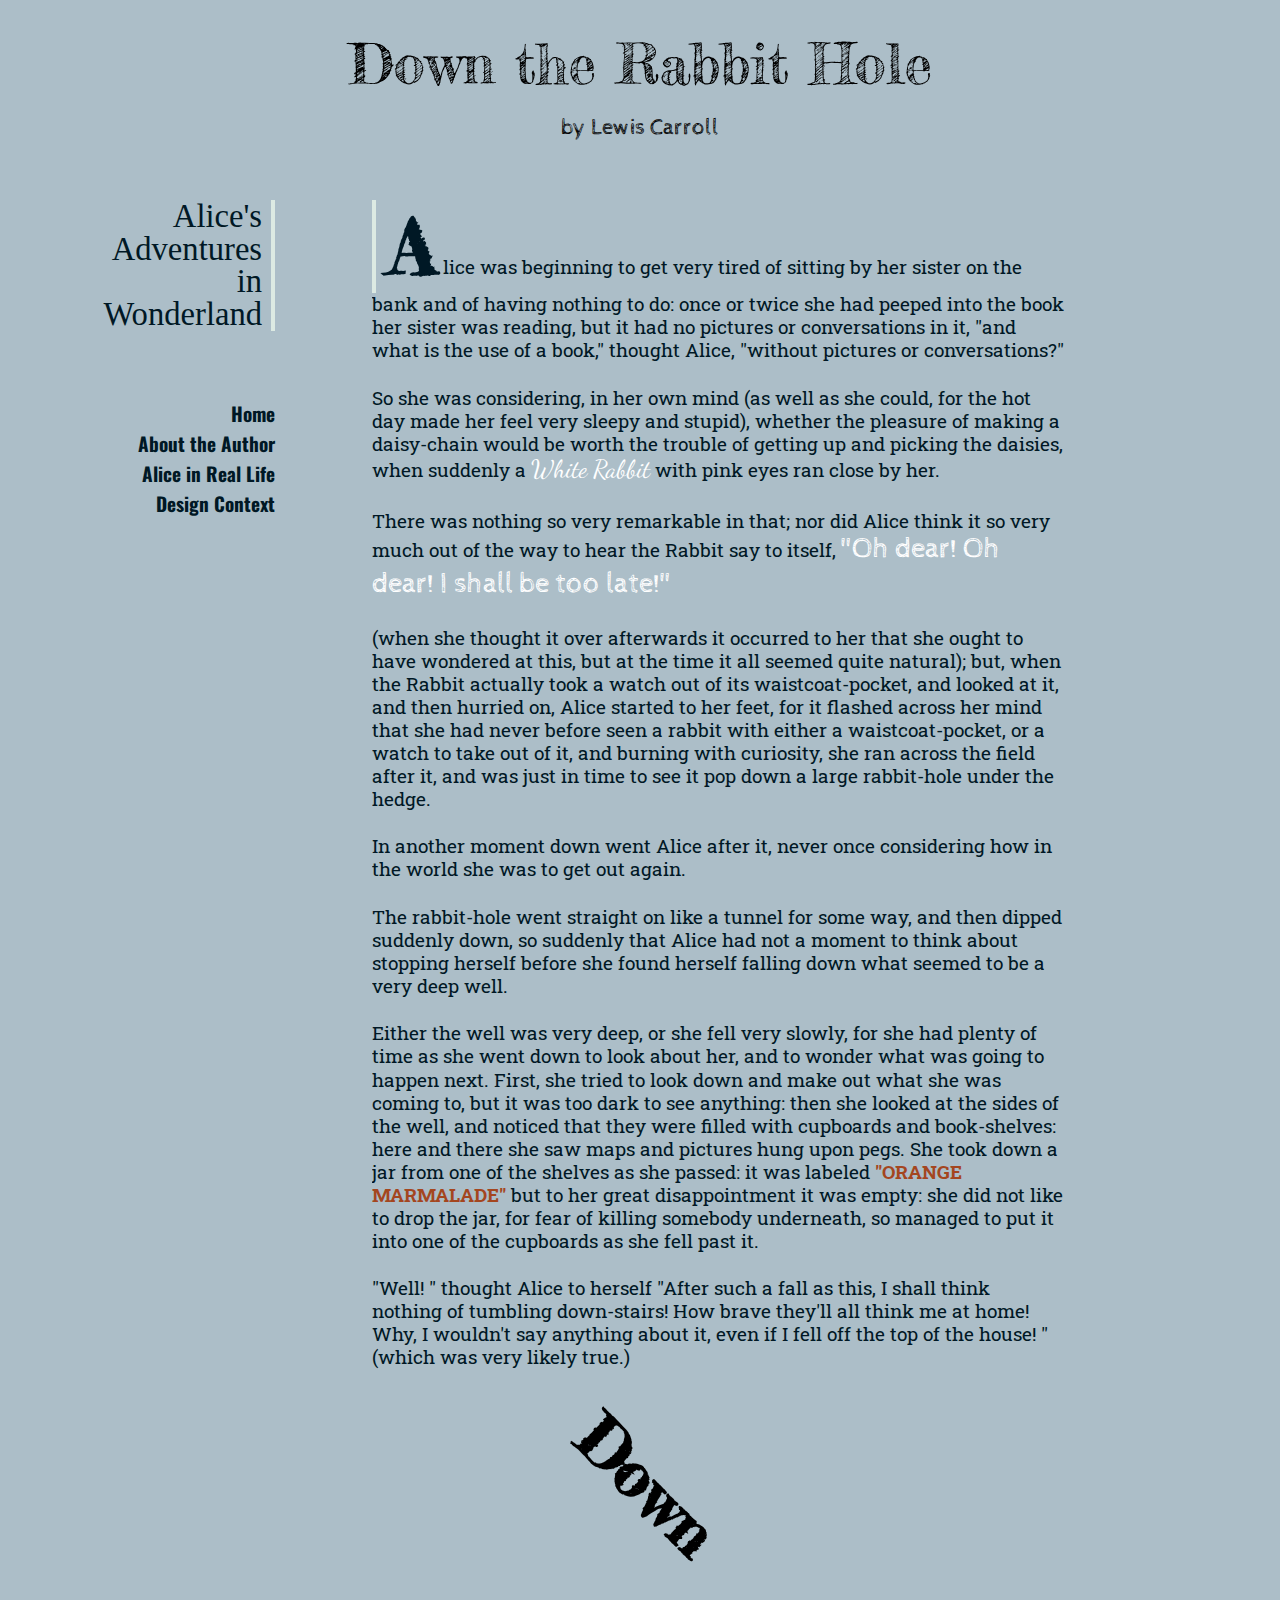
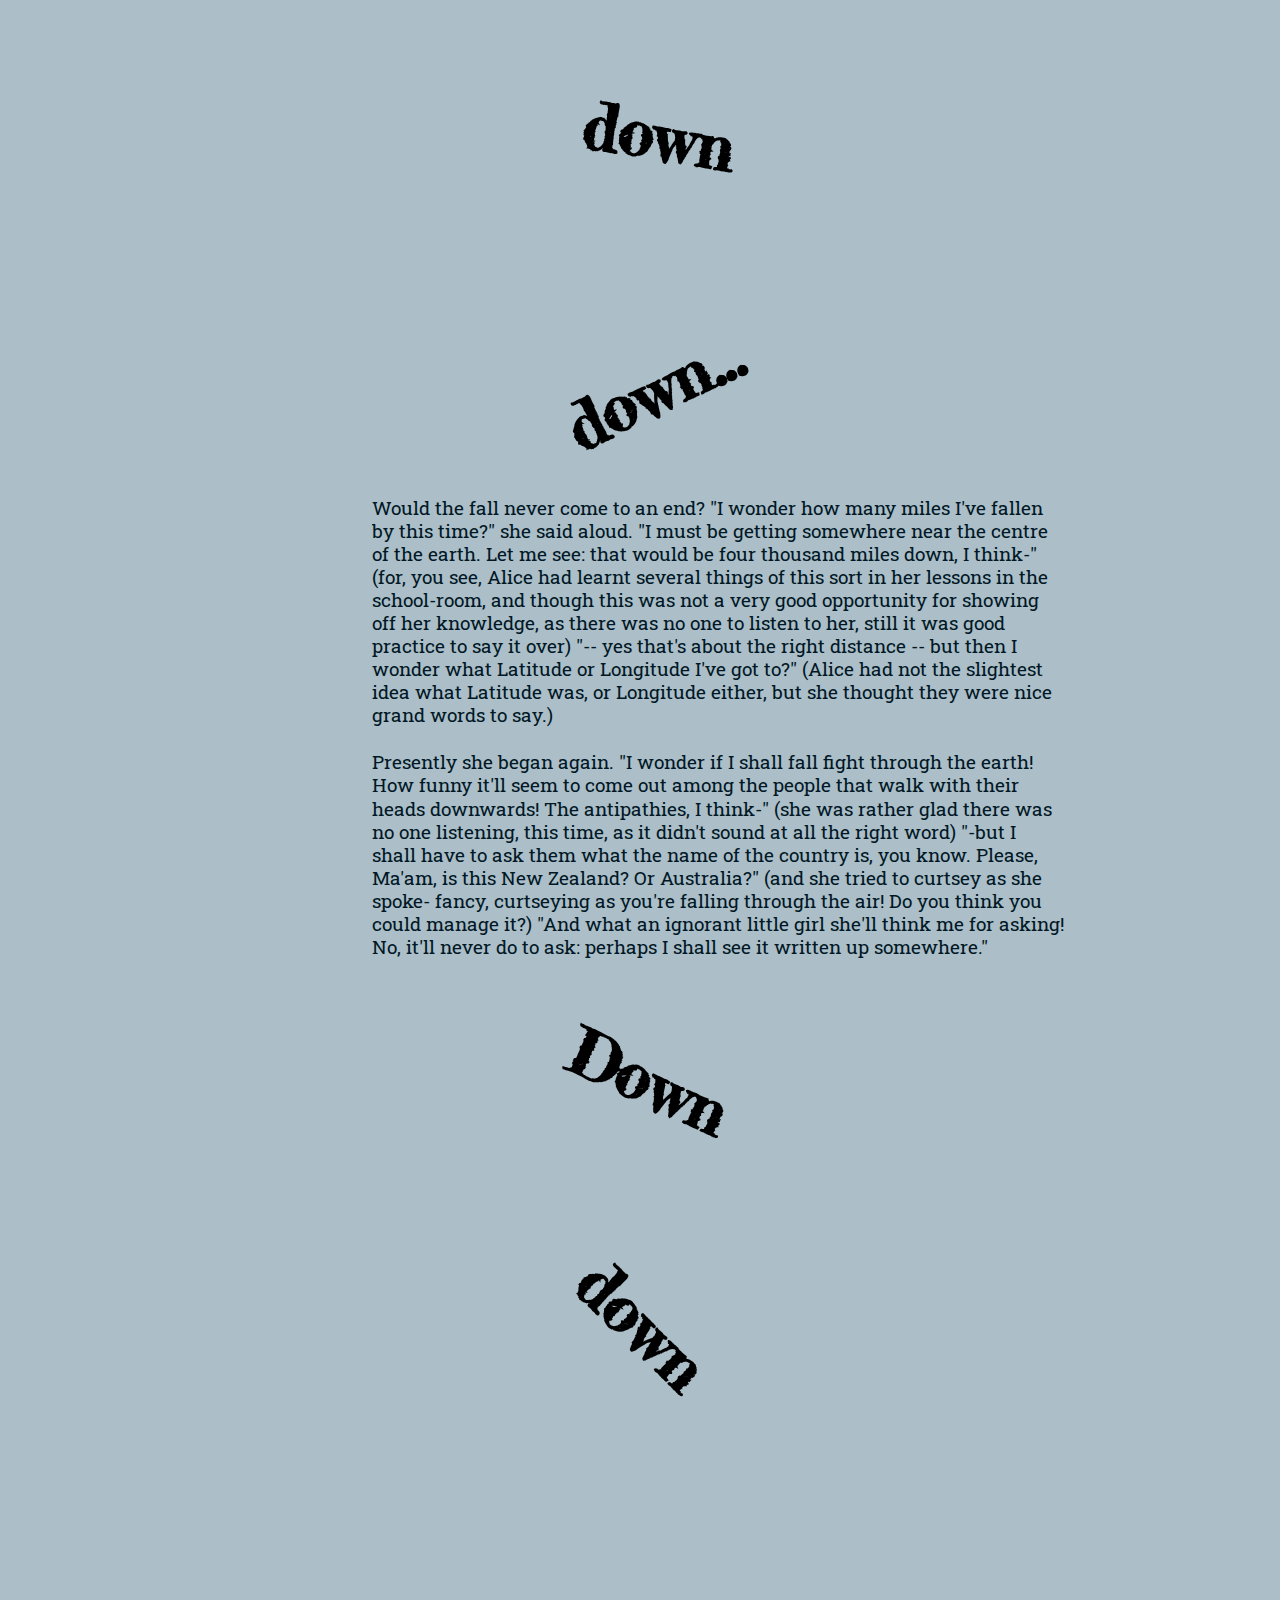
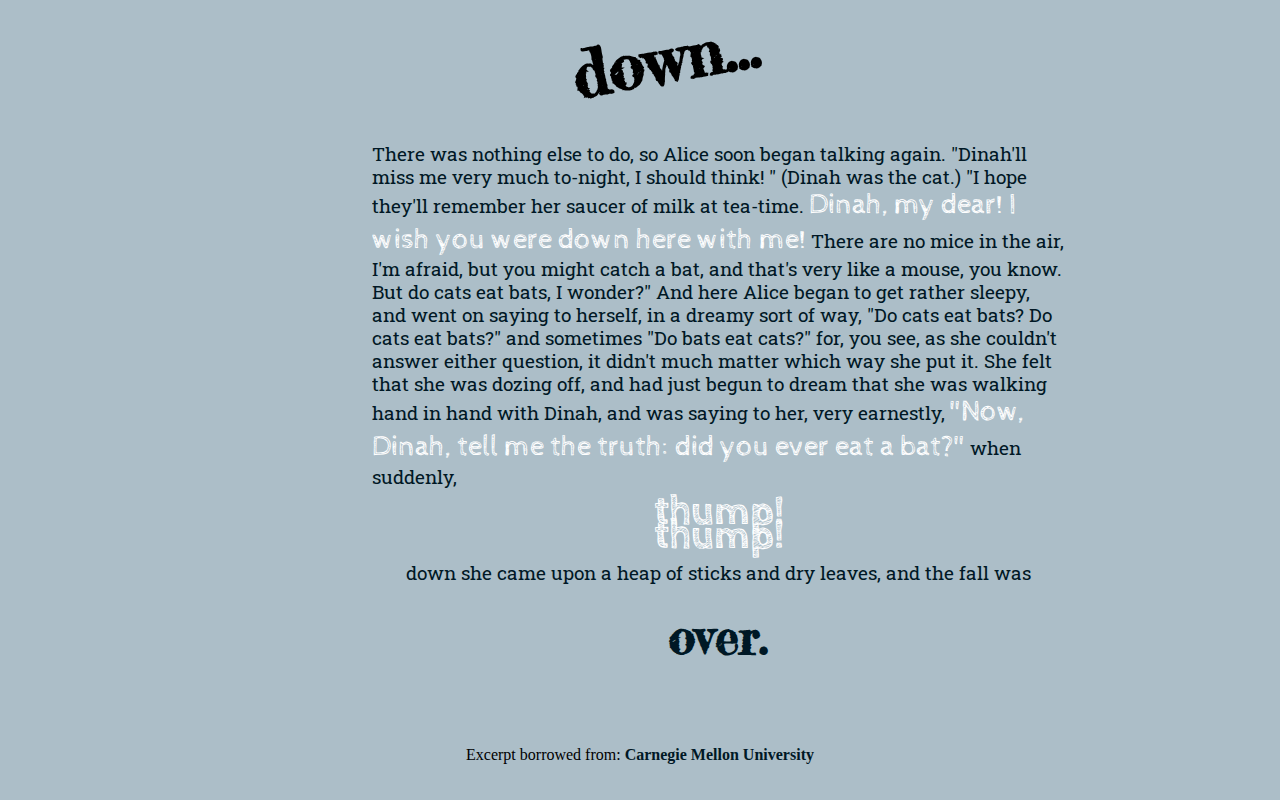
<file: index.html>
<!doctype html>
<html lang="en">
<head>
	<meta charset="utf-8">
	<title>Lewis Carroll's Alice's Adventures in Wonderland | Down the Rabbit Hole</title>
  <link rel="stylesheet" href="reset.css" type="text/css">  <!-- CSS reset -->
  <link rel="stylesheet" href="style.css" type="text/css"> <!--  page styles -->
  <!-- <link rel="stylesheet" type="text/css" href="https://fonts.googleapis.com/css?family=Amatic+SC|Fredericka+the+Great|Roboto+Slab|Cabin+Sketch|Bubblegum+Sans|Oswald|Dancing+Script" rel="stylesheet">   link to fonts -->
  <!-- responsive -->
  <meta name="viewport" content="width=device-width, initial-scale=1">
</head>

<body>
  <header>
    <h1>Down the Rabbit Hole </h1>
    <h3>by Lewis Carroll </h3>
  </header>

  <aside>
    <h2 class="book">Alice's Adventures in Wonderland</h2>
    <nav>
      <ul>
        <li><a href="index.html" title="Link to homepage">Home</a> </li>
        <li><a href="author.html" title="About Lewis Carroll" alt="Learn more about Lewis Carroll">About the Author</a> </li>
        <li><a href="story.html" title="About the Story" alt="Link to more information about Alice's Adventures in Wonderland">Alice in Real Life</a> </li>
				<li> <a href="context.html" title="Design Context" alt="Information about the concept behind the design">Design Context</a> </li>
      </ul>
    </nav>
  </aside>


  <main>
    <p>Alice was beginning to get very tired of sitting by her sister on the bank and of having nothing to do: once or twice she had peeped into the book her sister was reading, but it had no pictures or conversations in it, &quot;and what is the use of a book,&quot; thought Alice, &quot;without pictures or conversations?&quot;</p>

    <p>So she was considering, in her own mind (as well as she could, for the hot day made her feel very sleepy and stupid), whether the pleasure of making a daisy-chain would be worth the trouble of getting up and picking the daisies, when suddenly a <span class="rabbit">White Rabbit</span> with <span class="pink">pink</span> eyes ran close by her.</p>

    <p>There was nothing so very remarkable in that; nor did Alice think it so very much out of the way to hear the Rabbit say to itself, <span class="dear">&quot;Oh dear&excl; Oh dear&excl; I shall be too late&excl;&quot;</span></p>

    <p>(when she thought it over afterwards it occurred to her that she ought to have wondered at this, but at the time it all seemed quite natural); but, when the Rabbit actually took a watch out of its waistcoat-pocket, and looked at it, and then hurried on, Alice started to her feet, for it flashed across her mind that she had never before seen a rabbit with either a waistcoat-pocket, or a watch to take out of it, and burning with curiosity, she ran across the field after it, and was just in time to see it pop down a large rabbit-hole under the hedge.</p>

    <p>In another moment down went Alice after it, never once considering how in the world she was to get out again.</p>

    <p>The rabbit-hole went straight on like a tunnel for some way, and then dipped suddenly down, so suddenly that Alice had not a moment to think about stopping herself before she found herself falling down what seemed to be a very deep well.</p>

    <p>Either the well was very deep, or she fell very slowly, for she had plenty of time as she went down to look about her, and to wonder what was going to happen next. First, she tried to look down and make out what she was coming to, but it was too dark to see anything: then she looked at the sides of the well, and noticed that they were filled with cupboards and book-shelves: here and there she saw maps and pictures hung upon pegs. She took down a jar from one of the shelves as she passed: it was labeled <span class="marmalade">&quot;ORANGE MARMALADE&quot;</span> but to her great disappointment it was empty: she did not like to drop the jar, for fear of killing somebody underneath, so managed to put it into one of the cupboards as she fell past it.</p>

    <p>&quot;Well&excl; &quot; thought Alice to herself &quot;After such a fall as this, I shall think nothing of tumbling down-stairs&excl; How brave they'll all think me at home&excl; Why, I wouldn't say anything about it, even if I fell off the top of the house&excl; &quot; (which was very likely true.)</p>

    <p class="firstdown">Down</p> <p class="seconddown">down</p> <p class="thirddown">down...</p>

    <p>Would the fall never come to an end? &quot;I wonder how many miles I've fallen by this time?&quot; she said aloud. &quot;I must be getting somewhere near the centre of the earth. Let me see: that would be four thousand miles down, I think-&quot; (for, you see, Alice had learnt several things of this sort in her lessons in the school-room, and though this was not a very good opportunity for showing off her knowledge, as there was no one to listen to her, still it was good practice to say it over) &quot;-- yes that's about the right distance -- but then I wonder what Latitude or Longitude I've got to?&quot; (Alice had not the slightest idea what Latitude was, or Longitude either, but she thought they were nice grand words to say.)</p>

    <p>Presently she began again. &quot;I wonder if I shall fall fight through the earth&excl; How funny it'll seem to come out among the people that walk with their heads downwards&excl; The antipathies, I think-&quot; (she was rather glad there was no one listening, this time, as it didn't sound at all the right word) &quot;-but I shall have to ask them what the name of the country is, you know. Please, Ma'am, is this New Zealand? Or Australia?&quot; (and she tried to curtsey as she spoke- fancy, curtseying as you're falling through the air&excl; Do you think you could manage it?) &quot;And what an ignorant little girl she'll think me for asking&excl; No, it'll never do to ask: perhaps I shall see it written up somewhere.&quot;</p>

    <p class="fourthdown">Down</p> <p class="fifthdown">down</p> <p class="sixthdown">down...</p>

    <p>There was nothing else to do, so Alice soon began talking again. &quot;Dinah'll miss me very much to-night, I should think&excl; &quot; (Dinah was the cat.) &quot;I hope they'll remember her saucer of milk at tea-time. <span class="dinah">Dinah, my dear&excl; I wish you were down here with me&excl;</span> There are no mice in the air, I'm afraid, but you might catch a bat, and that's very like a mouse, you know. But do cats eat bats, I wonder?&quot; And here Alice began to get rather sleepy, and went on saying to herself, in a dreamy sort of way, &quot;Do cats eat bats? Do cats eat bats?&quot; and sometimes &quot;Do bats eat cats?&quot; for, you see, as she couldn't answer either question, it didn't much matter which way she put it. She felt that she was dozing off, and had just begun to dream that she was walking hand in hand with Dinah, and was saying to her, very earnestly, <span class="dinah">&quot;Now, Dinah, tell me the truth: did you ever eat a bat?&quot;</span> when suddenly, </p>

		<p class="thump">thump&excl; </p>
		<p class="thump">thump&excl; </p>

		<p class="landing">down she came upon a heap of sticks and dry leaves, and the fall was</p>

    <p class="over">over.</p>

  </main>

  <footer>
    Excerpt borrowed from: <a href="https://www.cs.cmu.edu/~rgs/alice-I.html ">Carnegie Mellon University</a>
  </footer>

</body>
</html>

<!-- source: Carnegie Mellon University School of Computer Science https://www.cs.cmu.edu/~rgs/alice-I.html -->
</file>
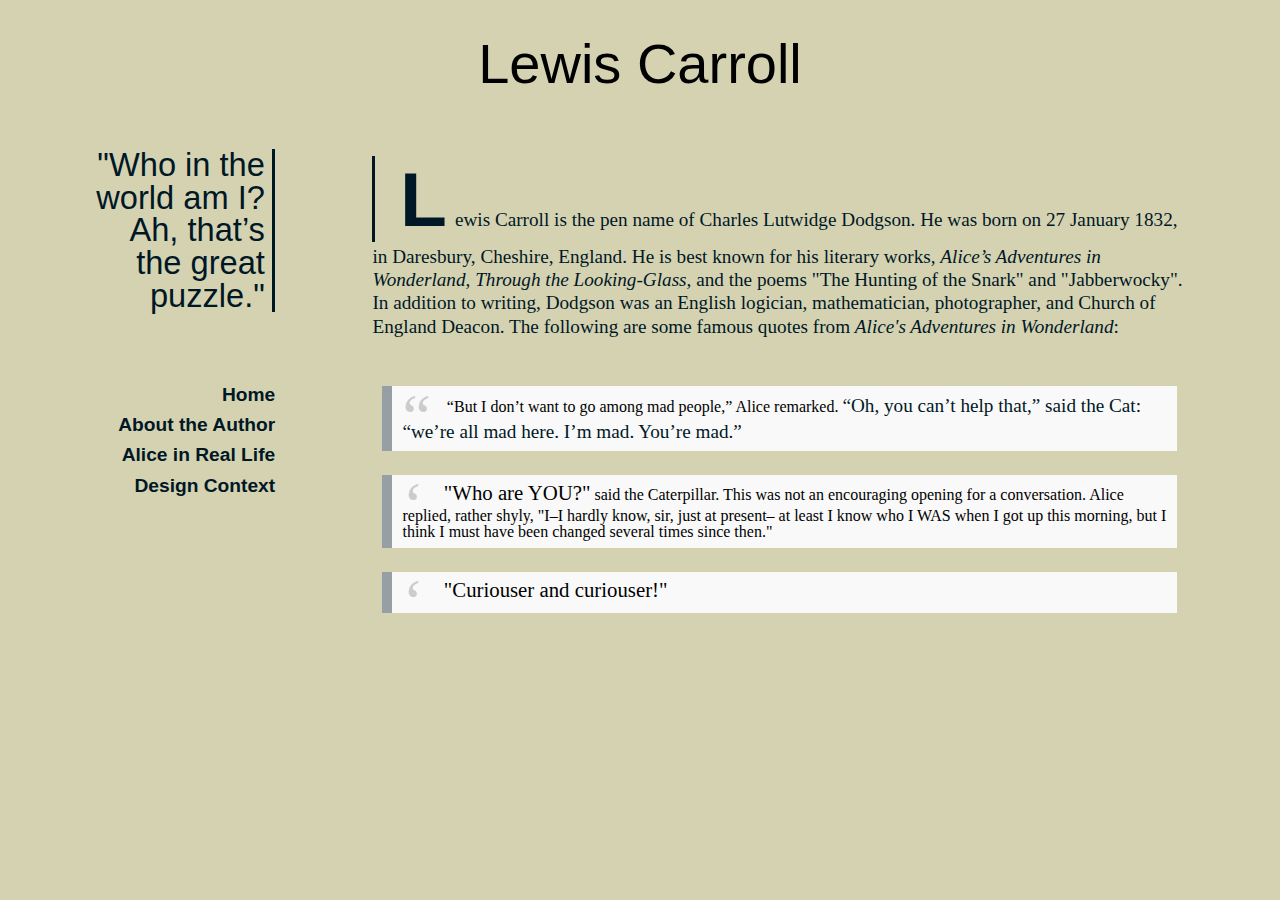
<file: author.html>
<!doctype html>
<html lang="en">
<head>
	<meta charset="utf-8">
	<title>Lewis Carroll's Alice's Adventures in Wonderland | Down the Rabbit Hole</title>
    <link rel="stylesheet" href="reset.css" type="text/css">  <!-- CSS reset -->
    <link rel="stylesheet" href="authorstyle.css" type="text/css"> <!--  author page specific styles -->
    <!-- <link rel="stylesheet" type="text/css" href="https://fonts.googleapis.com/css?family=Amatic+SC|Fredericka+the+Great|Roboto+Slab|Cabin+Sketch|Bubblegum+Sans|Oswald|Dancing+Script|Special+Elite">   link to fonts -->
    <!-- responsive -->
    <meta name="viewport" content="width=device-width, initial-scale=1">
</head>

<body class="authorpage">
  <header>
    <h1 class="lewis"> Lewis Carroll </h1>
  </header>

  <aside>
    <h2 class="quote"> &quot;Who in the world am I?  Ah, that’s the great puzzle.&quot; </h2>
    <nav>
      <ul>
        <li><a href="index.html" title="Link to homepage">Home</a> </li>
        <li><a href="author.html" title="About Lewis Carroll" alt="Learn more about Lewis Carroll">About the Author</a> </li>
        <li><a href="story.html" title="About the story" alt="Link to more information about Alice's Adventures in Wonderland">Alice in Real Life</a> </li>
				<li> <a href="context.html" title="Design Context" alt="Information about the concept behind the design">Design Context</a> </li>
      </ul>
    </nav>
  </aside>

  <main>
    <p> Lewis Carroll is the pen name of Charles Lutwidge Dodgson. He was born on 27 January 1832, in Daresbury, Cheshire, England. He is best known for his literary works, <span class="booktitle">Alice’s Adventures in Wonderland, Through the Looking-Glass,</span> and the poems "The Hunting of the Snark" and "Jabberwocky". In addition to writing, Dodgson was an English logician, mathematician, photographer, and Church of England Deacon. The following are some famous quotes from <span class="booktitle">Alice's Adventures in Wonderland</span>: </p>

    <blockquote>“But I don’t want to go among mad people,” Alice remarked.
    <p>“Oh, you can’t help that,” said the Cat: “we’re all mad here. I’m mad. You’re mad.”</p> </blockquote>

    <blockquote> <span class="who">&quot;Who are YOU?&quot;</span> said the Caterpillar.
			This was not an encouraging opening for a conversation. Alice replied, rather shyly, &quot;I–I hardly know, sir, just at present– at least I know who I WAS when I got up this morning, but I think I must have been changed several times since then.&quot;  </blockquote>

    <blockquote> <span class="curious"> &quot;Curiouser and curiouser!&quot; </span></blockquote>
  </main>


  <footer>
  </footer>

</body>
</html>


<!-- sources: https://www.britannica.com/biography/Lewis-Carroll -->
<!-- sources: http://www.goodreads.com/author/show/8164.Lewis_Carroll -->
<!-- quotes: http://www.alice-in-wonderland.net/resources/chapters-script/alice-in-wonderland-quotes/ -->
<!-- quotes: https://www.theguardian.com/childrens-books-site/2015/apr/04/off-with-their-heads-the-10-greatest-quotes-from-alice-in-wonderland  -->
</file>
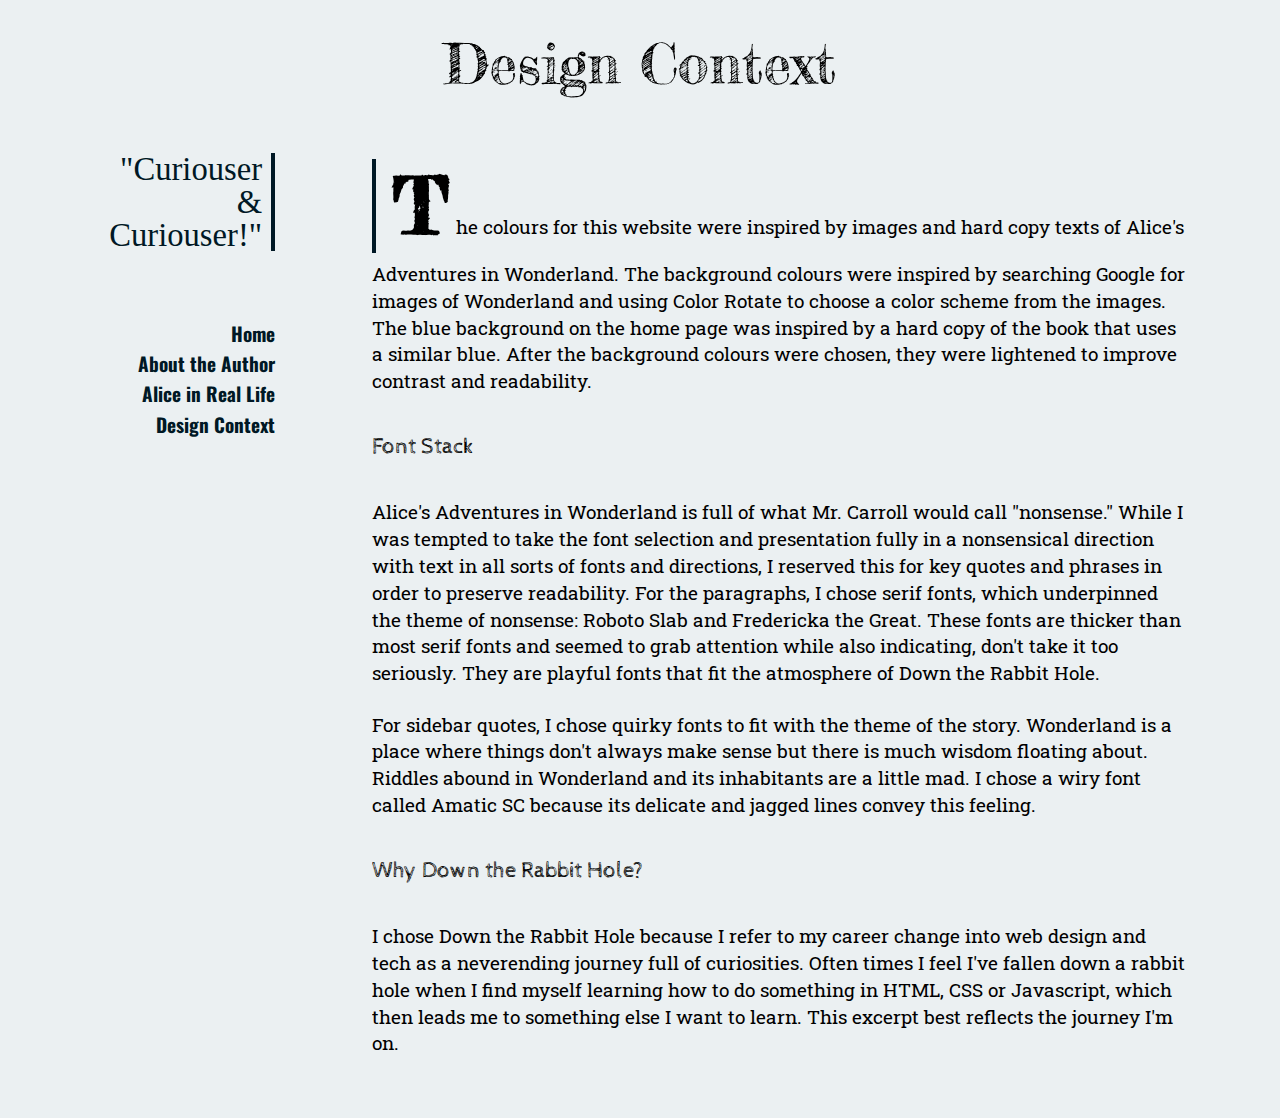
<file: context.html>
<!doctype html>
<html lang="en">
<head>
	<meta charset="utf-8">
	<title>Lewis Carroll's Alice's Adventures in Wonderland | Design Context</title>
    <link rel="stylesheet" href="reset.css" type="text/css">  <!-- CSS reset -->
    <link rel="stylesheet" href="style.css" type="text/css"> <!--  general page styles -->
    <link rel="stylesheet" href="storystyle.css" type="text/css">    <!--   page specific styles -->
    <!-- <link rel="stylesheet" type="text/css" href="https://fonts.googleapis.com/css?family=Amatic+SC|Fredericka+the+Great|Roboto+Slab|Cabin+Sketch|Bubblegum+Sans|Oswald|Dancing+Script|Special+Elite">    link to fonts -->
    <!-- responsive -->
    <meta name="viewport" content="width=device-width, initial-scale=1">
</head>

<body class="context">
  <header>
    <h1> Design Context </h1>
  </header>

  <aside>
    <h2 class="contexth2">&quot;Curiouser	&amp; Curiouser&excl;&quot;</h2>
    <nav>
      <ul>
        <li><a href="index.html" title="Link to homepage" class="contextlink">Home</a> </li>
        <li><a href="author.html" title="About Lewis Carroll" alt="Learn more about Lewis Carroll" class="contextlink">About the Author</a> </li>
        <li><a href="story.html" title="About the story" alt="Link to more information about Alice's Adventures in Wonderland" class="contextlink">Alice in Real Life</a> </li>
				<li> <a href="context.html" title="Design Context" alt="Information about the concept behind the design" class="contextlink">Design Context</a> </li>
      </ul>
    </nav>
  </aside>

  <main>
    <p class="context1stline">The colours for this website were inspired by images and hard copy texts of Alice's Adventures in Wonderland. The background colours were inspired by searching Google for images of Wonderland and using Color Rotate to choose a color scheme from the images. The blue background on the home page was inspired by a hard copy of the book that uses a similar blue. After the background colours were chosen, they were lightened to improve contrast and readability.</p>

		<h3>Font Stack </h3>
		<p>Alice's Adventures in Wonderland is full of what Mr. Carroll would call &quot;nonsense.&quot; While I was tempted to take the font selection and presentation fully in a nonsensical direction with text in all sorts of fonts and directions, I reserved this for key quotes and phrases in order to preserve readability. For the paragraphs, I chose serif fonts, which underpinned the theme of nonsense: Roboto Slab and Fredericka the Great. These fonts are thicker than most serif fonts and seemed to grab attention while also indicating, don't take it too seriously. They are playful fonts that fit the atmosphere of Down the Rabbit Hole. </p>

		<p> For sidebar quotes, I chose quirky fonts to fit with the theme of the story. Wonderland is a place where things don't always make sense but there is much wisdom floating about. Riddles abound in Wonderland and its inhabitants are a little mad. I chose a wiry font called Amatic SC because its delicate and jagged lines convey this feeling.</p>

		<h3>Why Down the Rabbit Hole? </h3>
		<p> I chose Down the Rabbit Hole because I refer to my career change into web design and tech as a neverending journey full of curiosities. Often times I feel I've fallen down a rabbit hole when I find myself learning how to do something in HTML, CSS or Javascript, which then leads me to something else I want to learn. This excerpt best reflects the journey I'm on.</p>

  </main>

  <footer>
  </footer>

</body>
</html>
</file>
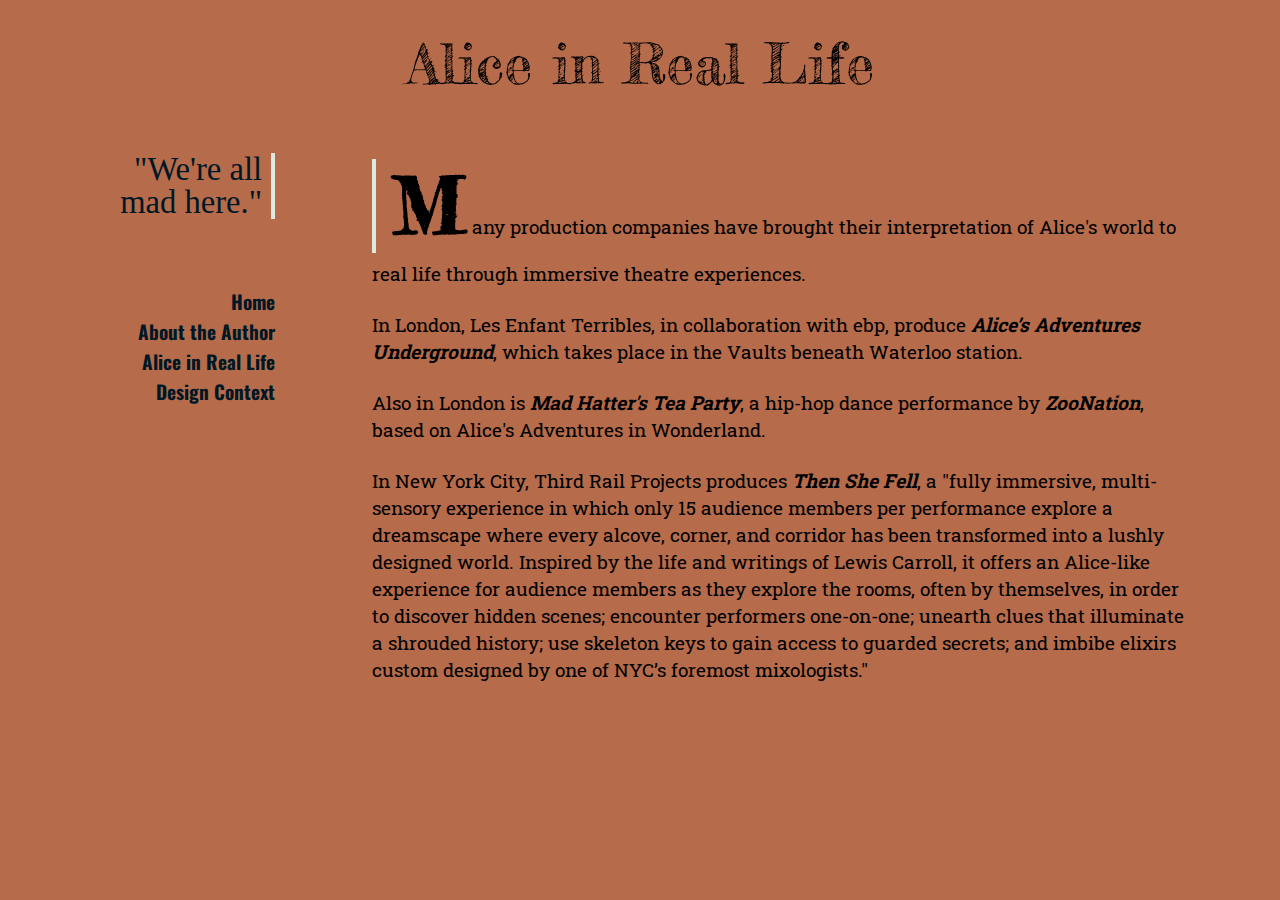
<file: story.html>
<!doctype html>
<html lang="en">
<head>
	<meta charset="utf-8">
	<title>Lewis Carroll's Alice's Adventures in Wonderland | Down the Rabbit Hole</title>
    <link rel="stylesheet" href="reset.css" type="text/css">  <!-- CSS reset -->
    <link rel="stylesheet" href="style.css" type="text/css"> <!--  general page styles -->
    <link rel="stylesheet" href="storystyle.css" type="text/css">    <!--   page specific styles -->
    <!-- <link rel="stylesheet" type="text/css" href="https://fonts.googleapis.com/css?family=Amatic+SC|Fredericka+the+Great|Roboto+Slab|Cabin+Sketch|Bubblegum+Sans|Oswald|Dancing+Script|Special+Elite">    link to fonts -->
    <!-- responsive -->
    <meta name="viewport" content="width=device-width, initial-scale=1">
</head>

<body class="storypage">
  <header>
    <h1> Alice in Real Life </h1>
  </header>

  <aside>
    <h2>&quot;We're all mad here.&quot;</h2>
    <nav>
      <ul>
        <li><a href="index.html" title="Link to homepage">Home</a> </li>
        <li><a href="author.html" title="About Lewis Carroll" alt="Learn more about Lewis Carroll">About the Author</a> </li>
        <li><a href="story.html" title="About the story" alt="Link to more information about Alice's Adventures in Wonderland">Alice in Real Life</a> </li>
				<li> <a href="context.html" title="Design Context" alt="Information about the concept behind the design">Design Context</a> </li>
      </ul>
    </nav>
  </aside>

  <main>
    <p> Many production companies have brought their interpretation of Alice's world to real life through immersive theatre experiences.</p>

    <p> In London, Les Enfant Terribles, in collaboration with ebp, produce <a href="https://www.alice-underground.com/" class="inlinelink">Alice’s Adventures Underground</a>, which takes place in the Vaults beneath Waterloo station. </p>

		<p>Also in London is <a href="http://www.roundhouse.org.uk/whats-on/2017/the-mad-hatters-tea-party/" class="inlinelink">Mad Hatter's Tea Party</a>, a hip-hop dance performance by <a href="http://www.zoonation.co.uk/" class="inlinelink">ZooNation</a>, based on Alice's Adventures in Wonderland. </p>

    <p>In New York City, Third Rail Projects produces <a href="http://www.thenshefell.com/" class="inlinelink">Then She Fell</a>, a &quot;fully immersive, multi-sensory experience in which only 15 audience members per performance explore a dreamscape where every alcove, corner, and corridor has been transformed into a lushly designed world. Inspired by the life and writings of Lewis Carroll, it offers an Alice-like experience for audience members as they explore the rooms, often by themselves, in order to discover hidden scenes&semi; encounter performers one-on-one&semi; unearth clues that illuminate a shrouded history&semi; use skeleton keys to gain access to guarded secrets&semi; and imbibe elixirs custom designed by one of NYC’s foremost mixologists.&quot; </p>

  </main>

  <footer>
  </footer>

</body>
</html>
</file>
<file: style.css>
/* Typography assignment  */
/* Down the Rabbit Hole */

/* Google fonts import */
@import url(https://fonts.googleapis.com/css?family=Amatic+SC%7CFredericka+the+Great%7CRoboto+Slab%7CCabin+Sketch%7CBubblegum+Sans%7COswald%7CDancing+Script);

page {
  margin: 36px auto;
  width: 100%;
}

body {
  margin: 0 auto;
  width: 95%;
  background-color: rgb(172,190,200);
}


aside {
  float: left;
  height: 100%;
  width: 15%;
  font-size: 1.2em;
  padding-right: 8%;
  padding-left: 5%;
}


/* Book title  */
h2 {
  margin-bottom: 40%;
  font-family: 'Amatic SC', Papyrus, 'Arial Narrow', Arial, sans-serif fantasy;
  border-right: solid 4px rgb(220,234,227);
  font-size: 1.7em;
  color: rgb(0,24,37);   /* dark blue same as p  */
  text-align: right;
  padding-right: 5%;
}


header {
  text-align: center;
}


/* down the rabbit hole */
h1 {
  font-family: 'Fredericka the Great', 'Arial Narrow', Arial, sans-serif;
  font-size: 3.5em;
  padding-top: 3%;
}

/* author  */
h3 {
  font-family: 'Cabin Sketch', 'Arial Narrow', Arial, sans-serif;
  font-size: 1.4em;
  padding-top: 2%;
  padding-bottom: 5%;
}

main {
    overflow: hidden;
    padding-right: 5%;
}

p {
  font-size: 1.2em;
  padding-bottom: 3%;
  line-height: 1.2;
  font-family: 'Roboto Slab', Cambria, Georgia, serif;
  color: rgb(0,24,37);
  max-width: 100%;
}

/* media queries */

@media screen and (min-width: 1200px){
  p {
    max-width: 85%;
  }
}



/* drop cap  */
p:first-of-type::first-letter{
font-size: 4em;
font-weight: bold;
margin-right: 1%;
/* border-left: solid 4px rgb(187,219,168);  lime green*/
border-left: solid 4px rgb(220,234,227);  /* white */
font-family: 'Fredericka the Great', 'Arial Narrow', Arial, sans-serif;
padding-left: 2%;
}


/* begin down down down */
.firstdown {
  font-family: 'Fredericka the Great', 'Arial Narrow', Arial, sans-serif;
  font-size: 4em;
  font-weight: bold;
  color: rgb(0,0,0);

  /* text rotation */
  /* Safari */
  -webkit-transform: rotate(45deg);

  /* Firefox */
  -moz-transform: rotate(45deg);

  /* IE */
  -ms-transform: rotate(45deg);

  /* Opera */
  -o-transform: rotate(45deg);

  padding-top: 30%;
  margin-left: 25%;
}


.seconddown {
  font-family: 'Fredericka the Great', 'Arial Narrow', Arial, sans-serif;
  font-size: 4em;
  font-weight: bold;
  color: rgb(0,0,0);

  /* text rotation */
  /* Safari */
  -webkit-transform: rotate(10deg);

  /* Firefox */
  -moz-transform: rotate(10deg);

  /* IE */
  -ms-transform: rotate(10deg);

  /* Opera */
  -o-transform: rotate(10deg);

  padding-bottom: 5%;
  margin-left: 25%;

}

.thirddown {
  font-family: 'Fredericka the Great', 'Arial Narrow', Arial, sans-serif;
  font-size: 4em;
  font-weight: bold;
  color: rgb(0,0,0);

  /* text rotation */
  /* Safari */
  -webkit-transform: rotate(-25deg);

  /* Firefox */
  -moz-transform: rotate(-25deg);

  /* IE */
  -ms-transform: rotate(-25deg);

  /* Opera */
  -o-transform: rotate(-25deg);

  padding-bottom: 20%;
  margin-left: 25%;

}

.fourthdown {
  font-family: 'Fredericka the Great', 'Arial Narrow', Arial, sans-serif;
  font-size: 4em;
  font-weight: bold;
  color: rgb(0,0,0);

  /* text rotation */
  /* Safari */
  -webkit-transform: rotate(25deg);

  /* Firefox */
  -moz-transform: rotate(25deg);

  /* IE */
  -ms-transform: rotate(25deg);

  /* Opera */
  -o-transform: rotate(25deg);

  padding-top: 20%;
  padding-bottom: 2%;
  margin-left: 25%;

}

.fifthdown {
  font-family: 'Fredericka the Great', 'Arial Narrow', Arial, sans-serif;
  font-size: 4em;
  font-weight: bold;
  color: rgb(0,0,0);

  /* text rotation */
  /* Safari */
  -webkit-transform: rotate(45deg);

  /* Firefox */
  -moz-transform: rotate(45deg);

  /* IE */
  -ms-transform: rotate(45deg);

  /* Opera */
  -o-transform: rotate(45deg);

  padding-top: 30%;
  margin-left: 25%;
}

.sixthdown {
  font-family: 'Fredericka the Great', 'Arial Narrow', Arial, sans-serif;
  font-size: 4em;
  font-weight: bold;
  color: rgb(0,0,0);

  /* text rotation */
  /* Safari */
  -webkit-transform: rotate(-10deg);

  /* Firefox */
  -moz-transform: rotate(-10deg);

  /* IE */
  -ms-transform: rotate(-10deg);

  /* Opera */
  -o-transform: rotate(-10deg);

  padding-bottom: 10%;
  margin-left: 25%;

}

/* end down down down */


.marmalade {
  color: rgb(164,70,31);
  font-weight: bold;
}

.dear {
  font-family: 'Cabin Sketch', Cambria, Georgia, serif;
  font-size: 1.5em;
  color: #ffffff;

}

.dinah {
  font-family: 'Cabin Sketch', Cambria, Georgia, serif;
  font-size: 1.5em;
  /* color: rgb(213,210,178); */
  color: #ffffff;
}

.rabbit {
  color: #ffffff;
  font-family: 'Dancing Script', Cambria, Georgia, serif;
  font-size: 1.3em;
}

.thump {
  font-family: 'Cabin Sketch', Cambria, Georgia, serif;
  font-size: 2.5em;
  color: #ffffff;
  text-align: center;
  font-weight: bold;
  line-height: 0;
}

.landing {
  text-align: center;
}

/* last word  */
.over {
  font-family: 'Fredericka the Great', 'Arial Narrow', Arial, sans-serif;
  font-size: 3em;
  font-weight: bold;
  text-align: center;
  padding-bottom: 10%;
}



/* Nav link styling  */
a:link {
  text-decoration: none;
  color: rgb(0,24,37);  /* dark blue same as p */
  font-weight: bold;
}

a:visited {
  text-decoration: none;
  border-bottom: solid 3px rgb(220,234,227);
  color: rgb(0,24,37);  /* dark blue */
  font-weight: bold;
  font-style: italic;
}

a:hover {
  text-decoration: none;
  font-style: italic;
  font-weight: bold;
  border-bottom: solid 3px rgb(220,234,227);
}

a:active a:focus {
  text-decoration: none;
  color: rgb(213,210,178);
  font-weight: bold;
  border-bottom: solid 3px rgb(220,234,227);
}

li {
  font-family: Oswald, Verdana, Geneva, sans-serif;
  padding-bottom: 6%;
  text-align: right;
}

footer {
  text-align: center;
  padding-bottom: 3%;
}

/* begin context page styles */

.context {
  background-color: rgb(235,240,242);
}

.contexth2 {
  margin-bottom: 40%;
  font-family: 'Amatic SC', Papyrus, 'Arial Narrow', Arial, sans-serif fantasy;
  border-right: solid 4px rgb(0,24,37);
  font-size: 1.7em;
  color: rgb(0,24,37);   /* dark blue same as p  */
  text-align: right;
  padding-right: 5%;
}

.context1stline:first-of-type::first-letter {
  border-left: solid 4px rgb(0,24,37);  /* black */
}


.contextlink:hover {
  text-decoration: none;
  font-style: italic;
  font-weight: bold;
  border-bottom: solid 3px rgb(0,24,37);
}
/* end context page styles */



/* source: Carnegie Mellon University School of Computer Science https://www.cs.cmu.edu/~rgs/alice-I.html */
</file>
<file: authorstyle.css>
/* ----------------------------  Author page styles ------------------------ */
page {
  margin: 36px auto;
  width: 100%;
}

body {
  margin: 0 auto;
  width: 95%;
  background-color: rgb(213,210,178);
}


main {
  overflow: hidden;
  padding-right: 5%;
  padding-top: 5%;
}

aside {
  float: left;
  height: 100%;
  width: 15%;
  font-size: 1.2em;
  font-family: Oswald, Verdana, Geneva, sans-serif;
  padding-right: 8%;
  padding-left: 5%;
}


/* drop cap  */
p:first-of-type::first-letter{
font-size: 4em;
font-weight: bold;
margin-right: 1%;
border-left: solid 3px rgb(0,24,37);
font-family: 'Fredericka the Great', 'Arial Narrow', Arial, sans-serif;
padding-left: 3%;
}

/* quote  */
h2 {
  margin-top: 31%;
  margin-bottom: 40%;
  font-family: 'Amatic SC', Papyrus, 'Arial Narrow', Arial, sans-serif, fantasy;
  border-right: solid 3px rgb(0,24,37);
  font-size: 1.7em;
  color: rgb(0,24,37);   /*dark blue same as p  */
  text-align: right;
  padding-right: 4%;
}

header {
  text-align: center;
}


/* Lewis Carroll */
h1 {
  font-family: 'Fredericka the Great', 'Arial Narrow', Arial, sans-serif;
  font-size: 3.5em;
  padding-top: 3%;
}

p {
  font-size: 1.2em;
  padding-bottom: 3%;
  line-height: 1.2;
  font-family: 'Roboto Slab', Cambria, Georgia, serif;
  color: rgb(0,24,37);
  max-width: 100%;
}


/* Thanks to CSS Tricks for this code snippet */
blockquote {
  background: #f9f9f9;
  border-left: 10px solid rgba(0,24,37,0.4);
  margin: 1.5em 10px;
  padding: 0.5em 10px;
  quotes: "\201C""\201D""\2018""\2019";
}
blockquote:before {
  color: #ccc;
  content: open-quote;
  font-size: 4em;
  line-height: 0.1em;
  margin-right: 0.25em;
  vertical-align: -0.4em;
}
blockquote p {
  display: inline;
}
/* https://css-tricks.com/snippets/css/simple-and-nice-blockquote-styling/ */

.who {
  font-size: 1.3em;
  font-family: 'Cabin Sketch', Cambria, Georgia, serif;
}

.curious {
  font-size: 1.3em;
  font-family: 'Special Elite', Cambria, Georgia, serif;
}

.booktitle {
  font-style: italic;
}

/* begin Nav link styling  */
a:link {
  text-decoration: none;
  color: rgb(0,24,37);  /* dark blue same as p */
  font-weight: bold;
}

a:visited {
  text-decoration: none;
  border-bottom: solid 2px rgb(235,240,242);
  color: rgb(0,24,37);  /* gray */
  font-weight: bold;
  font-style: italic;
}

a:hover {
  text-decoration: none;
  font-style: italic;
  font-weight: bold;
  border-bottom: solid 2px rgb(164,70,31);
}

a:active a:focus {
  text-decoration: none;
  color: rgb(213,210,178); /* cream */
  font-weight: bold;
  border-bottom: solid 2px rgb(213,210,178);
}

li {
  padding-bottom: 6%;
  text-align: right;
}

footer {
  text-align: center;
  padding-bottom: 3%;
}

/* end nav link styling  */
</file>
<file: storystyle.css>
/* ----------------------------  Story page styles ------------------------ */

/* Google fonts import */
@import url(https://fonts.googleapis.com/css?family=Amatic+SC%7CFredericka+the+Great%7CRoboto+Slab%7CCabin+Sketch%7CBubblegum+Sans%7COswald%7CDancing+Script);

page {
  margin: 36px auto;
  width: 100%;
}

body {
  margin: 0 auto;
  width: 95%;
  background-color: rgb(182,107,75);  /* dark orange */
}

p{
  color: #000000;
  max-width: 100%;
  line-height: 1.4;
}


h1 {
  padding-bottom: 5%;
}

a.inlinelink {
    text-decoration: none;
    color: #000000;  /* black same as p */
    font-style: italic;
}
</file>
